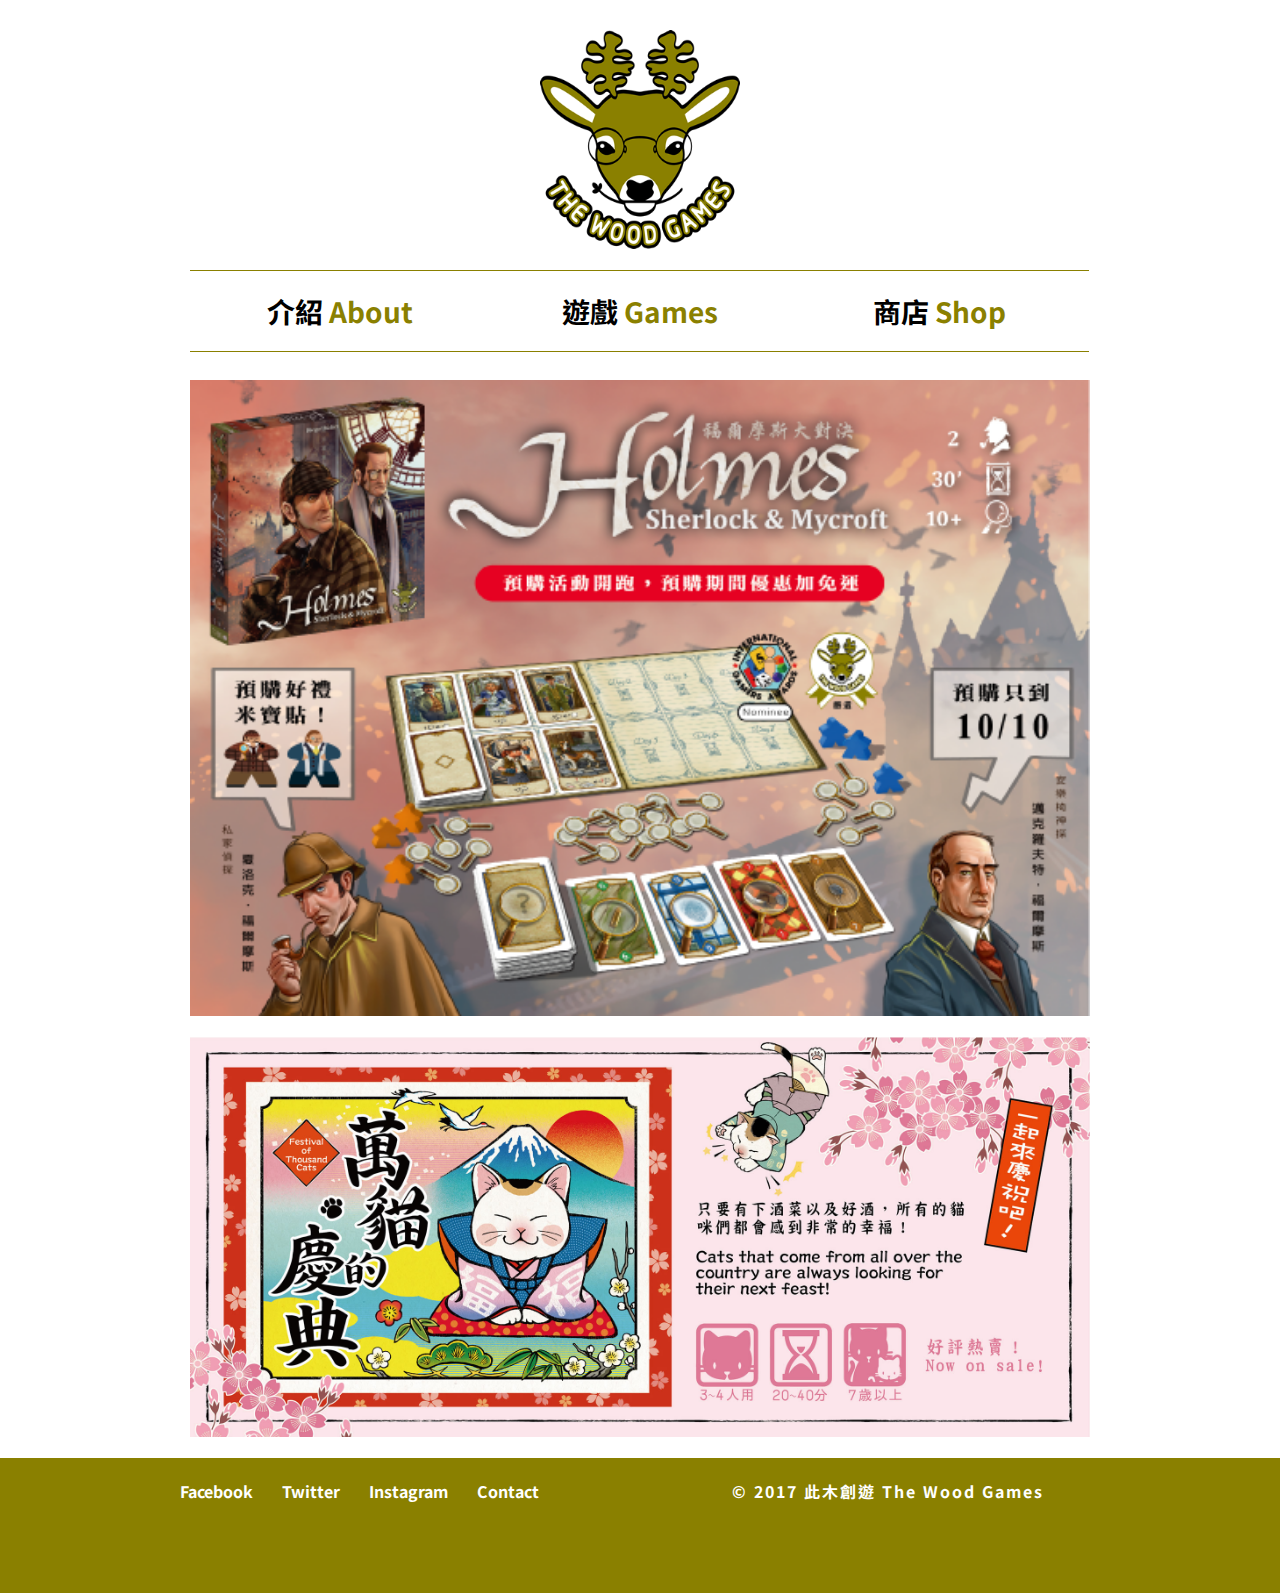
<file: index.html>
<!DOCTYPE html>
<html lang="en">
<head>
    <meta charset="UTF-8">
    <meta http-equiv="X-UA-Compatible" content="IE=edge">
    <meta name="viewport" content="width=device-width, initial-scale=1.0">
    <link rel="stylesheet" href="css/normolize.css">
    <link rel="stylesheet" href="css/reset.css">
    <link rel="stylesheet" href="css/main.css">
    <link rel="preconnect" href="https://fonts.googleapis.com">
    <link rel="preconnect" href="https://fonts.gstatic.com" crossorigin>
    <link href="https://fonts.googleapis.com/css2?family=Noto+Sans+TC:wght@700&display=swap" rel="stylesheet">
    <title>此木創遊</title>
</head>
<body>
    <div class="main">
        <header>
            <img src="img/logo.png" alt="此木創遊">
        </header>
        <nav>
            <ul>
                <li>
                    <a href="about.html">
                        <span>介紹</span>
                        <span>About</span>
                    </a>
                </li><!--
                --><li>
                    <a href="#">
                        <span>遊戲</span>
                        <span>Games</span>
                    </a>
                </li><!--
                --><li>
                    <a href="shop.html">
                        <span>商店</span>
                        <span>Shop</span>
                    </a>
                </li>
            </ul>
        </nav>
        <div class="index">
            <img src="img/0.5.png" style="margin-top: 30px;margin-bottom: 20px;" alt="">
            <img src="img/DM.jpg" style="margin-bottom:20px;" alt="">
        </div>
    </div>
    <footer style="margin-top: 0px;">
        <div id="footerall" style="padding-top: 25px;">
            <div id="footerleft">
                <ul>
                    <li><a href="https://www.facebook.com/dasholzspiele" target="_blank">Facebook</a></li>
                    <li><a href="https://twitter.com/dasholzspiele" target="_blank">Twitter</a></li>
                    <li><a href="https://www.instagram.com/thewoodgames/" target="_blank">Instagram</a></li>
                    <li><a href="#">Contact</a></li>
                </ul>
            </div>
            <div id="footerright">
                <span>&copy; 2017 此木創遊 The Wood Games</span>
            </div>
        </div>
    </footer>
</body>
</html>
</file>
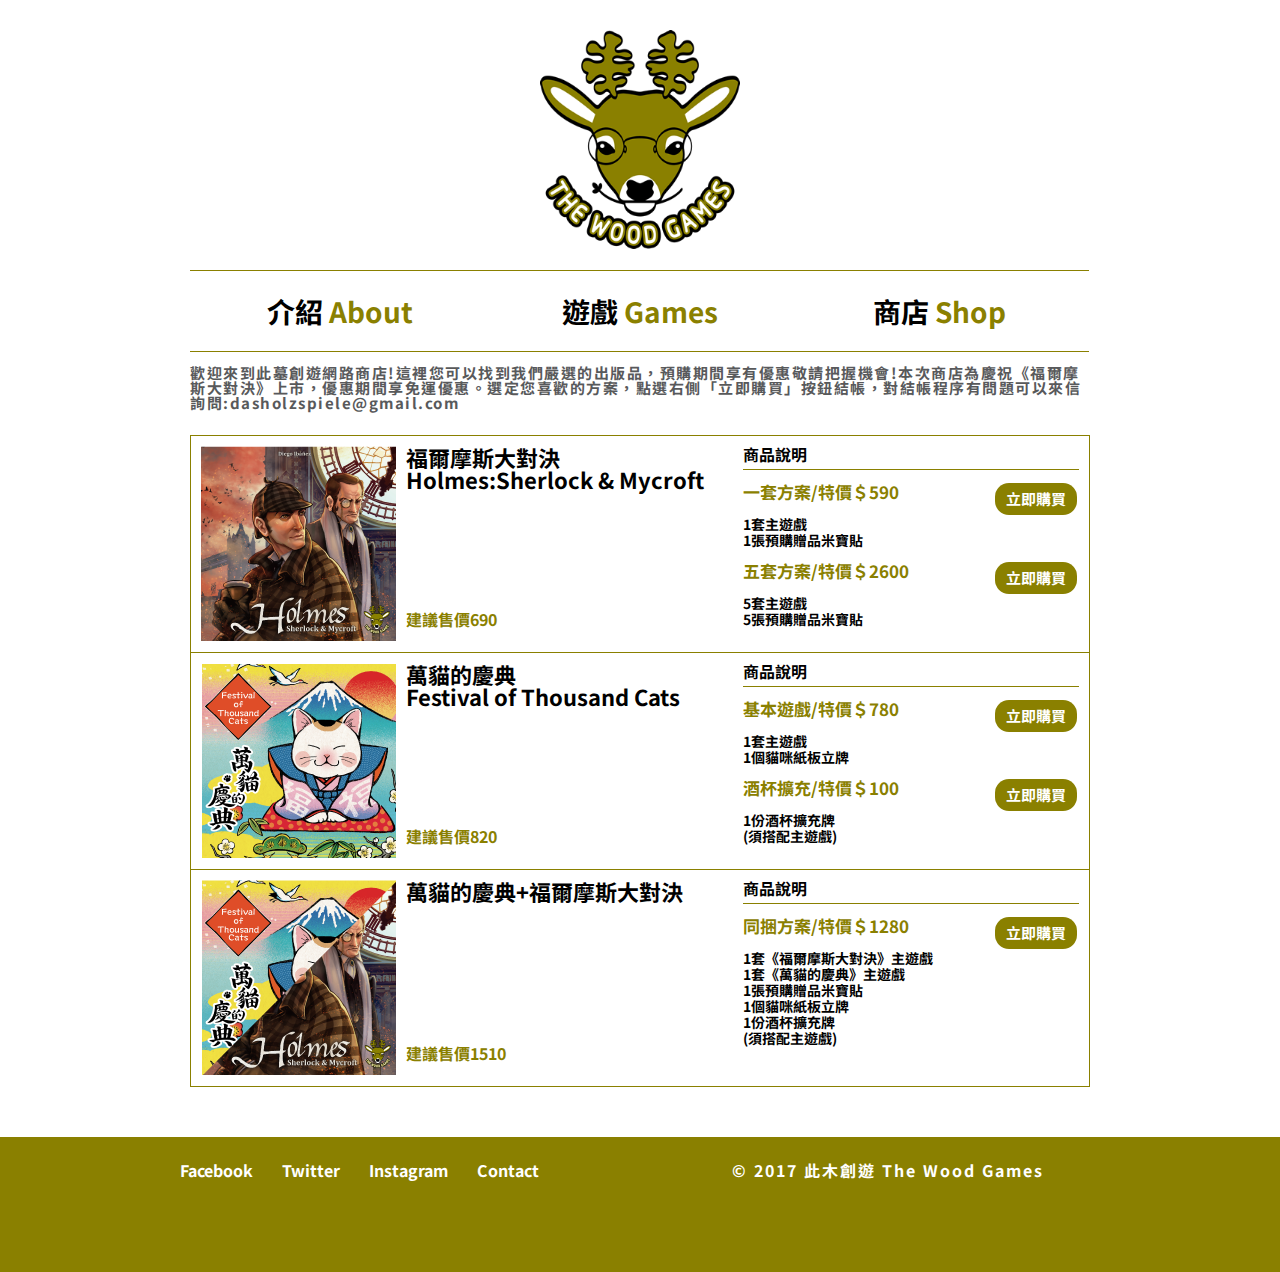
<file: shop.html>
<!DOCTYPE html>
<html lang="en">
<head>
    <meta charset="UTF-8">
    <meta http-equiv="X-UA-Compatible" content="IE=edge">
    <meta name="viewport" content="width=device-width, initial-scale=1.0">
    <link rel="stylesheet" href="css/normolize.css">
    <link rel="stylesheet" href="css/reset.css">
    <link rel="stylesheet" href="css/main.css">
    <link rel="preconnect" href="https://fonts.googleapis.com">
    <link rel="preconnect" href="https://fonts.gstatic.com" crossorigin>
    <link href="https://fonts.googleapis.com/css2?family=Noto+Sans+TC:wght@700&display=swap" rel="stylesheet">
    <title>此木創遊</title>
</head>
<body>
    <div class="main">
        <header>
            <img src="img/logo.png" alt="此木創遊">
        </header>
        <nav>
            <ul>
                <li>
                    <a href="about.html">
                        <span>介紹</span>
                        <span>About</span>
                    </a>
                </li><!--
                --><li>
                    <a href="#">
                        <span>遊戲</span>
                        <span>Games</span>
                    </a>
                </li><!--
                --><li>
                    <a href="shop.html">
                        <span>商店</span>
                        <span>Shop</span>
                    </a>
                </li>
            </ul>
        </nav>
        <div>
            <p class="word">歡迎來到此墓創遊網路商店!這裡您可以找到我們嚴選的出版品，預購期間享有優惠敬請把握機會!本次商店為慶祝《福爾摩斯大對決》上市，優惠期間享免運優惠。選定您喜歡的方案，點選右側「立即購買」按鈕結帳，對結帳程序有問題可以來信詢問:dasholzspiele@gmail.com</p>
            <div class="shop">
                <div class="item1">
                    <div class="left">
                        <img src="img/5.png" alt="">
                    </div>
                    <div class="center">
                        <div class="center1">
                            <h1>
                                福爾摩斯大對決<br>
                                Holmes:Sherlock & Mycroft
                            </h1>
                        </div>
                        <div class="center2">
                            <P>
                                建議售價690
                            </P>
                        </div>
                    </div>
                    <div class="right">
                        <div style="border-bottom: 1px solid #8a8000;margin-bottom: 13px;padding-bottom: 7px;" class="mid">
                            <span>商品說明</span>
                        </div>
                        <div class="right1">
                            <div class="right2">
                                <div style="padding-bottom: 15px;">
                                    <span style="color: #8a8000;font-size: 17px;">
                                        一套方案/特價＄590<br>
                                    </span>
                                </div>
                                <div style="padding-bottom: 15px;">
                                    <span style="font-size: 14px;">
                                        1套主遊戲<br>
                                        1張預購贈品米寶貼
                                    </span>
                                </div>
                            </div>
                            <div class="right3">
                                <span class="product">
                                <a href="#">立即購買</a>
                                </span>
                            </div>
                        </div>
                        <div class="right1">
                            <div class="right2">
                                <div style="padding-bottom: 15px;">
                                    <span style="color: #8a8000;font-size: 17px;">
                                        五套方案/特價＄2600<br>
                                    </span>
                                </div>
                                <div style="padding-bottom: 15px;">
                                    <span style="font-size: 14px;">
                                        5套主遊戲<br>
                                        5張預購贈品米寶貼
                                    </span>
                                </div>
                            </div>
                            <div class="right3">
                                <span class="product">
                                <a href="#">立即購買</a>
                                </span>
                            </div>
                        </div>
                    </div>
                </div>
            </div>
            <div class="shop">
                <div class="item2">
                    <div class="left">
                        <img src="img/6.png" alt="">
                    </div>
                    <div class="center">
                        <div class="center1">
                            <h1>
                                萬貓的慶典<br>
                                Festival of Thousand Cats
                            </h1>
                        </div>
                        <div class="center2">
                            <P>
                                建議售價820
                            </P>
                        </div>
                    </div>
                    <div class="right">
                        <div style="border-bottom: 1px solid #8a8000;margin-bottom: 13px;padding-bottom: 7px;" class="mid">
                            <span>商品說明</span>
                        </div>
                        <div class="right1">
                            <div class="right2">
                                <div style="padding-bottom: 15px;">
                                    <span style="color: #8a8000;font-size: 17px;">
                                        基本遊戲/特價＄780<br>
                                    </span>
                                </div>
                                <div style="padding-bottom: 15px;">
                                    <span style="font-size: 14px;">
                                        1套主遊戲<br>
                                        1個貓咪紙板立牌
                                    </span>
                                </div>
                            </div>
                            <div class="right3">
                                <span class="product">
                                <a href="#">立即購買</a>
                                </span>
                            </div>
                        </div>
                        <div class="right1">
                            <div class="right2">
                                <div style="padding-bottom: 15px;">
                                    <span style="color: #8a8000;font-size: 17px;">
                                        酒杯擴充/特價＄100<br>
                                    </span>
                                </div>
                                <div style="padding-bottom: 15px;">
                                    <span style="font-size: 14px;">
                                        1份酒杯擴充牌<br>
                                        (須搭配主遊戲)
                                    </span>
                                </div>
                            </div>
                            <div class="right3">
                                <span class="product">
                                <a href="#">立即購買</a>
                                </span>
                            </div>
                        </div>
                    </div>
                </div>
            </div>
            <div class="shop">
                <div class="item3">
                    <div class="left">
                        <img src="img/7.png" alt="">
                    </div>
                    <div class="center">
                        <div class="center1">
                            <h1>
                                萬貓的慶典+福爾摩斯大對決
                            </h1>
                        </div>
                        <div class="center2">
                            <P>
                                建議售價1510
                            </P>
                        </div>
                    </div>
                    <div class="right">
                        <div style="border-bottom: 1px solid #8a8000;margin-bottom: 13px;padding-bottom: 7px;" class="mid">
                            <span>商品說明</span>
                        </div>
                        <div class="right1">
                            <div class="right2">
                                <div style="padding-bottom: 15px;">
                                    <span style="color: #8a8000;font-size: 17px;">
                                        同捆方案/特價＄1280<br>
                                    </span>
                                </div>
                                <div style="padding-bottom: 15px;">
                                    <span style="font-size: 14px;">
                                        1套《福爾摩斯大對決》主遊戲<br>
                                        1套《萬貓的慶典》主遊戲<br>
                                        1張預購贈品米寶貼<br>
                                        1個貓咪紙板立牌<br>
                                        1份酒杯擴充牌<br>
                                        (須搭配主遊戲)
                                    </span>
                                </div>
                            </div>
                            <div class="right3">
                                <span class="product">
                                <a href="#">立即購買</a>
                                </span>
                            </div>
                        </div>
                    </div>
                </div>
            </div>
        </div>
    </div>
    <footer>
         <div id="footerall" style="padding-top: 25px;">
            <div id="footerleft">
                <ul>
                    <li><a href="https://www.facebook.com/dasholzspiele" target="_blank">Facebook</a></li>
                    <li><a href="https://twitter.com/dasholzspiele" target="_blank">Twitter</a></li>
                    <li><a href="https://www.instagram.com/thewoodgames/" target="_blank">Instagram</a></li>
                    <li><a href="#">Contact</a></li>
                </ul>
            </div>
            <div id="footerright">
                <span>&copy; 2017 此木創遊 The Wood Games</span>
            </div>
         </div>
    </footer>
</body>
</html>
</file>
<file: css/main.css>
html {
    box-sizing: border-box;
  }
  *, *:before, *:after {
    box-sizing: inherit;
  }
@font-face {
  font-family: 'AbelRegular';
  src: url('/fonts/abel-regular-webfont.eot');
  src: url('/fonts/abel-regular-webfont.eot?#iefix') format('embedded-opentype'),  url('/fonts/abel-regular-webfont.woff') format('woff'),  url('/fonts/abel-regular-webfont.ttf') format('truetype'),  url('/fonts/abel-regular-webfont.svg#AbelRegular') format('svg');
}
body{
  font-family: 'Noto Sans TC', sans-serif;
  font-weight: 700;
}
div.main{
    width: 100%;
    margin: 0 auto;
    max-width: 900px;
    /* margin: 上下 左右 */
    /* 
    margin-left: auto;
    margin-right: auto;
    margin-top: 0;
    margin-bottom: 0; 
    */
}
header{
  text-align: center;
  padding-top: 30px;
  padding-bottom: 20px;
  /* margin-top也可以 */
}
header img{
  width: 200px;
}
nav ul {
  list-style-type: none;
 /*
  padding: 0;
  margin: 0;
  */
  /* display: flex; */
  height: 80px;
  line-height: 80px;
  font-size: 28px;
  /* font-family: 'AbelRegular', sans-serif; */
  font-family: 'Noto Sans TC', sans-serif;
}
nav>ul>li{
  border-top: 1px solid #8a8000;
  border-bottom: 1px solid #8a8000;
  display: inline-block;
  width: 33.3%;
  text-align: center;
}
nav>ul>li>a{
  text-decoration: none;
  display: block;
}
nav>ul>li>a:hover{
  background-color: #dbdcdc;
}
nav>ul>li>a>span:first-child{
  font-weight: bold;
  color: black;
}
nav>ul>li>a>span:last-child{
  font-weight: bold;
  color: #8a8000;
}
.index img{
  width: 100%;
}
footer{
  margin-top: 50px;
  background-color: #8A8000;
  height: 135px;
  min-width: 1200px;
}
#footerall{
  width: 1000px;
  margin: 0 auto;
  padding: 0 40px;
  display: flex;
}
#footerall ul{
  list-style-type: none;
}
#footerall ul li{
  display: inline-block;
  margin-right: 25px;
}
#footerleft{
  flex-basis: 60%;
}
#footerleft a{
  color: #ffffff;
  text-decoration: none;
}
#footerleft a:hover{
  border-bottom: 1px solid #ffffff;
}
#footerright{
  letter-spacing: 2px;
  color: #ffffff;
  flex-basis: 40%;
}
.word{
  margin-top:15px;
  margin-bottom:25px;
  color: #58595B;
  font-size: 15px;
  letter-spacing: 1.5px;
}
.shop .item1{
  display: flex;
  flex-direction: row;
  border:1px solid #8a8000;
}
.shop .item1 .left{
  flex-basis: 20%;
  margin: 10px;
}
.shop .item1 .center{
  flex-basis: 40%;
  margin-top: 10px;
}
.shop .item1 .center{
  display: flex;
  flex-direction: column;
}
.shop .item1 .center .center1{
  flex-basis: 80%;
  font-size: 22px;
}
.shop .item1 .center .center2{
  color: #8A8000;
  flex-basis: 20%;
}
.shop .item1 .right{
  flex-basis: 40%;
  margin-top: 10px;
  margin-right: 10px;
}
.shop .item1 .right .right1{
  display: flex;
}
.shop .item1 .right .right2{
 flex-basis: 75%;
}
.shop .item1 .right .right3{
  flex-basis: 25%;
  
}
.shop .item1 .right .product a{
  width: 82px;
  height: 32px;
  line-height: 32px;
  background-color: #8A8000;
  border-radius: 14px;
  text-align: center;
  color: #ffffff;
  font-size: 15px;
  display: block;
  cursor: pointer;
  text-decoration: none;
}
.shop .item1 .right .product a:hover{
  background-color: black;
}
.shop .item2{
  display: flex;
  flex-direction: row;
  border-left:1px solid #8a8000;
  border-right:1px solid #8a8000;
  border-bottom:1px solid #8a8000;
}
.shop .item2 .left{
  flex-basis: 20%;
  margin: 10px;
}
.shop .item2 .center{
  flex-basis: 40%;
  margin-top: 10px;
}
.shop .item2 .center{
  display: flex;
  flex-direction: column;
}
.shop .item2 .center .center1{
  flex-basis: 80%;
  font-size: 22px;
}
.shop .item2 .center .center2{
  color: #8A8000;
  flex-basis: 20%;
}
.shop .item2 .right{
  flex-basis: 40%;
  margin-top: 10px;
  margin-right: 10px;
}
.shop .item2 .right .right1{
  display: flex;
}
.shop .item2 .right .right2{
 flex-basis: 75%;
}
.shop .item2 .right .right3{
  flex-basis: 25%;
  
}
.shop .item2 .right .product a{
  width: 82px;
  height: 32px;
  line-height: 32px;
  background-color: #8A8000;
  border-radius: 14px;
  text-align: center;
  color: #ffffff;
  font-size: 15px;
  display: block;
  cursor: pointer;
  text-decoration: none;
}
.shop .item2 .right .product a:hover{
  background-color: black;
}
.shop .item3{
  display: flex;
  flex-direction: row;
  border-left:1px solid #8a8000;
  border-right:1px solid #8a8000;
  border-bottom:1px solid #8a8000;
}
.shop .item3 .left{
  flex-basis: 20%;
  margin: 10px;
}
.shop .item3 .center{
  flex-basis: 40%;
  margin-top: 10px;
}
.shop .item3 .center{
  display: flex;
  flex-direction: column;
}
.shop .item3 .center .center1{
  flex-basis: 80%;
  font-size: 22px;
}
.shop .item3 .center .center2{
  color: #8A8000;
  flex-basis: 20%;
}
.shop .item3 .right{
  flex-basis: 40%;
  margin-top: 10px;
  margin-right: 10px;
}
.shop .item3 .right .right1{
  display: flex;
}
.shop .item3 .right .right2{
 flex-basis: 75%;
}
.shop .item3 .right .right3{
  flex-basis: 25%;
  
}
.shop .item3 .right .product a{
  width: 82px;
  height: 32px;
  line-height: 32px;
  background-color: #8A8000;
  border-radius: 14px;
  text-align: center;
  color: #ffffff;
  font-size: 15px;
  display: block;
  cursor: pointer;
  text-decoration: none;
}
.shop .item3 .right .product a:hover{
  background-color: black;
}
/*小於992px會執行的css */
@media (max-width:990px){
  body{
    font-family: 'Noto Sans TC', sans-serif;
    font-weight: 700;
  }
  div.main{
      width: 100%;
      margin: 0 auto;
      max-width: 900px;
      /* margin: 上下 左右 */
      /* 
      margin-left: auto;
      margin-right: auto;
      margin-top: 0;
      margin-bottom: 0; 
      */
  }
  header{
    text-align: center;
    padding-top: 30px;
    padding-bottom: 20px;
    /* margin-top也可以 */
  }
  header img{
    width: 200px;
  }
  nav ul {
    list-style-type: none;
   /*
    padding: 0;
    margin: 0;
    */
    /* display: flex; */
    height: 80px;
    line-height: 80px;
    font-size: 20px;
    /* font-family: 'AbelRegular', sans-serif; */
    font-family: 'Noto Sans TC', sans-serif;
  }
  nav>ul>li{
    border-top: 1px solid #8a8000;
    border-bottom: 1px solid #8a8000;
    display: inline-block;
    width: 33.3%;
    text-align: center;
  }
  nav>ul>li>a{
    text-decoration: none;
    display: block;
  }
  nav>ul>li>a:hover{
    background-color: #dbdcdc;
  }
  nav>ul>li>a>span:first-child{
    font-weight: bold;
    color: black;
  }
  nav>ul>li>a>span:last-child{
    font-weight: bold;
    color: #8a8000;
  }
  .index img{
    width: 100%;
  }
  footer{
    margin-top: 50px;
    background-color: #8A8000;
    height: 135px;
    min-width: 100%;
  }
  #footerall{
    width: 100%;
    margin: 0 auto;
    padding: 0 20px;
    display: flex;
    flex-direction: column;
    text-align: center;
  }
  #footerall ul{
    list-style-type: none;
  }
  #footerall ul li{
    display: inline-block;
    margin-right: 10px;
  }
  #footerleft{
    flex-basis: 60%;
    padding-bottom: 10px;
  }
  #footerleft a{
    font-size: 14px;
    color: #ffffff;
    text-decoration: none;
  }
  #footerleft a:hover{
    border-bottom: 1px solid #ffffff;
  }
  #footerright{
    letter-spacing: 2px;
    color: #ffffff;
    flex-basis: 40%;
  }
  .word{
    margin-top:15px;
    margin-bottom:25px;
    margin-left: 10px;
    margin-right: 10px;
    color: #58595B;
    font-size: 15px;
    letter-spacing: 1.5px;
  }
  .shop .item1{
    display: flex;
    flex-direction: column;
    border:1px solid #8a8000;
  }
  .shop .item1 .left{
    flex-basis: 20%;
    margin: 10px;
    text-align: center;
  }
  .shop .item1 .left img{
    width: 100%;
  }
  .shop .item1 .center{
    flex-basis: 40%;
    margin-top: 0px;
    padding-top: 10px;
    padding-bottom: 10px;
    display: flex;
    flex-direction: column;
    text-align: center;
    border-top:1px solid #8A8000;
    border-bottom:1px solid #8A8000;
  }
  .shop .item1 .center .center1{
    flex-basis: 80%;
    font-size: 22px;
    padding-bottom:10px ;
  }
  .shop .item1 .center .center2{
    color: #8A8000;
    flex-basis: 20%;
  }
  .shop .item1 .right{
    flex-basis: 40%;
    margin-top: 10px;
    margin-right: 10px;
    margin-left: 10px;
  }
  .shop .item1 .right .right1{
    display: flex;
  }
  .shop .item1 .right .right2{
   flex-basis: 75%;
  }
  .shop .item1 .right .right3{
    flex-basis: 25%;
    
  }
  .shop .item1 .right .product a{
    width: 82px;
    height: 32px;
    line-height: 32px;
    background-color: #8A8000;
    border-radius: 14px;
    text-align: center;
    color: #ffffff;
    font-size: 15px;
    display: block;
    cursor: pointer;
    text-decoration: none;
  }
  .shop .item1 .right .product a:hover{
    background-color: black;
  }
  .shop .item2{
    display: flex;
    flex-direction: column;
    border-left:1px solid #8a8000;
    border-right:1px solid #8a8000;
    border-bottom:1px solid #8a8000;
  }
  .shop .item2 .left{
    flex-basis: 20%;
    margin: 10px;
    text-align: center;
  }
  .shop .item2 .left img{
    width: 100%;
  }
  .shop .item2 .center{
    flex-basis: 40%;
    margin-top: 0px;
    padding-top: 10px;
    padding-bottom: 10px;
    display: flex;
    flex-direction: column;
    text-align: center;
    border-top:1px solid #8A8000;
    border-bottom:1px solid #8A8000;
  }
  .shop .item2 .center .center1{
    flex-basis: 80%;
    font-size: 22px;
    padding-bottom: 10px;
  }
  .shop .item2 .center .center2{
    color: #8A8000;
    flex-basis: 20%;
  }
  .shop .item2 .right{
    flex-basis: 40%;
    margin-top: 10px;
    margin-right: 10px;
    margin-left: 10px;
  }
  .shop .item2 .right .right1{
    display: flex;
  }
  .shop .item2 .right .right2{
   flex-basis: 75%;
  }
  .shop .item2 .right .right3{
    flex-basis: 25%;
    
  }
  .shop .item2 .right .product a{
    width: 82px;
    height: 32px;
    line-height: 32px;
    background-color: #8A8000;
    border-radius: 14px;
    text-align: center;
    color: #ffffff;
    font-size: 15px;
    display: block;
    cursor: pointer;
    text-decoration: none;
  }
  .shop .item2 .right .product a:hover{
    background-color: black;
  }
  .shop .item3{
    display: flex;
    flex-direction: column;
    border-left:1px solid #8a8000;
    border-right:1px solid #8a8000;
    border-bottom:1px solid #8a8000;
  }
  .shop .item3 .left{
    flex-basis: 20%;
    margin: 10px;
    text-align: center;
  }
  .shop .item3 .left img{
    width: 100%;
  }
  .shop .item3 .center{
    flex-basis: 40%;
    margin-top: 0px;
    padding-top: 10px;
    padding-bottom: 10px;
    display: flex;
    flex-direction: column;
    text-align: center;
    border-top:1px solid #8A8000;
    border-bottom: 1px solid #8A8000;
  }
  .shop .item3 .center .center1{
    flex-basis: 80%;
    font-size: 22px;
    padding-bottom: 10px;
  }
  .shop .item3 .center .center2{
    color: #8A8000;
    flex-basis: 20%;
  }
  .shop .item3 .right{
    flex-basis: 40%;
    margin-top: 10px;
    margin-right: 10px;
    margin-left: 10px;
  }
  .shop .item3 .right .right1{
    display: flex;
  }
  .shop .item3 .right .right2{
   flex-basis: 75%;
  }
  .shop .item3 .right .right3{
    flex-basis: 25%;
    
  }
  .shop .item3 .right .product a{
    width: 82px;
    height: 32px;
    line-height: 32px;
    background-color: #8A8000;
    border-radius: 14px;
    text-align: center;
    color: #ffffff;
    font-size: 15px;
    display: block;
    cursor: pointer;
    text-decoration: none;
  }
  .shop .item3 .right .product a:hover{
    background-color: black;
  }
  .mid{
    text-align: center;
  }
}
</file>
<file: css/normolize.css>
/*! normalize.css v8.0.1 | MIT License | github.com/necolas/normalize.css */

/* Document
   ========================================================================== */

/**
 * 1. Correct the line height in all browsers.
 * 2. Prevent adjustments of font size after orientation changes in iOS.
 */

 html {
    line-height: 1.15; /* 1 */
    -webkit-text-size-adjust: 100%; /* 2 */
  }
  
  /* Sections
     ========================================================================== */
  
  /**
   * Remove the margin in all browsers.
   */
  
  body {
    margin: 0;
  }
  
  /**
   * Render the `main` element consistently in IE.
   */
  
  main {
    display: block;
  }
  
  /**
   * Correct the font size and margin on `h1` elements within `section` and
   * `article` contexts in Chrome, Firefox, and Safari.
   */
  
  h1 {
    font-size: 2em;
    margin: 0.67em 0;
  }
  
  /* Grouping content
     ========================================================================== */
  
  /**
   * 1. Add the correct box sizing in Firefox.
   * 2. Show the overflow in Edge and IE.
   */
  
  hr {
    box-sizing: content-box; /* 1 */
    height: 0; /* 1 */
    overflow: visible; /* 2 */
  }
  
  /**
   * 1. Correct the inheritance and scaling of font size in all browsers.
   * 2. Correct the odd `em` font sizing in all browsers.
   */
  
  pre {
    font-family: monospace, monospace; /* 1 */
    font-size: 1em; /* 2 */
  }
  
  /* Text-level semantics
     ========================================================================== */
  
  /**
   * Remove the gray background on active links in IE 10.
   */
  
  a {
    background-color: transparent;
  }
  
  /**
   * 1. Remove the bottom border in Chrome 57-
   * 2. Add the correct text decoration in Chrome, Edge, IE, Opera, and Safari.
   */
  
  abbr[title] {
    border-bottom: none; /* 1 */
    text-decoration: underline; /* 2 */
    text-decoration: underline dotted; /* 2 */
  }
  
  /**
   * Add the correct font weight in Chrome, Edge, and Safari.
   */
  
  b,
  strong {
    font-weight: bolder;
  }
  
  /**
   * 1. Correct the inheritance and scaling of font size in all browsers.
   * 2. Correct the odd `em` font sizing in all browsers.
   */
  
  code,
  kbd,
  samp {
    font-family: monospace, monospace; /* 1 */
    font-size: 1em; /* 2 */
  }
  
  /**
   * Add the correct font size in all browsers.
   */
  
  small {
    font-size: 80%;
  }
  
  /**
   * Prevent `sub` and `sup` elements from affecting the line height in
   * all browsers.
   */
  
  sub,
  sup {
    font-size: 75%;
    line-height: 0;
    position: relative;
    vertical-align: baseline;
  }
  
  sub {
    bottom: -0.25em;
  }
  
  sup {
    top: -0.5em;
  }
  
  /* Embedded content
     ========================================================================== */
  
  /**
   * Remove the border on images inside links in IE 10.
   */
  
  img {
    border-style: none;
  }
  
  /* Forms
     ========================================================================== */
  
  /**
   * 1. Change the font styles in all browsers.
   * 2. Remove the margin in Firefox and Safari.
   */
  
  button,
  input,
  optgroup,
  select,
  textarea {
    font-family: inherit; /* 1 */
    font-size: 100%; /* 1 */
    line-height: 1.15; /* 1 */
    margin: 0; /* 2 */
  }
  
  /**
   * Show the overflow in IE.
   * 1. Show the overflow in Edge.
   */
  
  button,
  input { /* 1 */
    overflow: visible;
  }
  
  /**
   * Remove the inheritance of text transform in Edge, Firefox, and IE.
   * 1. Remove the inheritance of text transform in Firefox.
   */
  
  button,
  select { /* 1 */
    text-transform: none;
  }
  
  /**
   * Correct the inability to style clickable types in iOS and Safari.
   */
  
  button,
  [type="button"],
  [type="reset"],
  [type="submit"] {
    -webkit-appearance: button;
  }
  
  /**
   * Remove the inner border and padding in Firefox.
   */
  
  button::-moz-focus-inner,
  [type="button"]::-moz-focus-inner,
  [type="reset"]::-moz-focus-inner,
  [type="submit"]::-moz-focus-inner {
    border-style: none;
    padding: 0;
  }
  
  /**
   * Restore the focus styles unset by the previous rule.
   */
  
  button:-moz-focusring,
  [type="button"]:-moz-focusring,
  [type="reset"]:-moz-focusring,
  [type="submit"]:-moz-focusring {
    outline: 1px dotted ButtonText;
  }
  
  /**
   * Correct the padding in Firefox.
   */
  
  fieldset {
    padding: 0.35em 0.75em 0.625em;
  }
  
  /**
   * 1. Correct the text wrapping in Edge and IE.
   * 2. Correct the color inheritance from `fieldset` elements in IE.
   * 3. Remove the padding so developers are not caught out when they zero out
   *    `fieldset` elements in all browsers.
   */
  
  legend {
    box-sizing: border-box; /* 1 */
    color: inherit; /* 2 */
    display: table; /* 1 */
    max-width: 100%; /* 1 */
    padding: 0; /* 3 */
    white-space: normal; /* 1 */
  }
  
  /**
   * Add the correct vertical alignment in Chrome, Firefox, and Opera.
   */
  
  progress {
    vertical-align: baseline;
  }
  
  /**
   * Remove the default vertical scrollbar in IE 10+.
   */
  
  textarea {
    overflow: auto;
  }
  
  /**
   * 1. Add the correct box sizing in IE 10.
   * 2. Remove the padding in IE 10.
   */
  
  [type="checkbox"],
  [type="radio"] {
    box-sizing: border-box; /* 1 */
    padding: 0; /* 2 */
  }
  
  /**
   * Correct the cursor style of increment and decrement buttons in Chrome.
   */
  
  [type="number"]::-webkit-inner-spin-button,
  [type="number"]::-webkit-outer-spin-button {
    height: auto;
  }
  
  /**
   * 1. Correct the odd appearance in Chrome and Safari.
   * 2. Correct the outline style in Safari.
   */
  
  [type="search"] {
    -webkit-appearance: textfield; /* 1 */
    outline-offset: -2px; /* 2 */
  }
  
  /**
   * Remove the inner padding in Chrome and Safari on macOS.
   */
  
  [type="search"]::-webkit-search-decoration {
    -webkit-appearance: none;
  }
  
  /**
   * 1. Correct the inability to style clickable types in iOS and Safari.
   * 2. Change font properties to `inherit` in Safari.
   */
  
  ::-webkit-file-upload-button {
    -webkit-appearance: button; /* 1 */
    font: inherit; /* 2 */
  }
  
  /* Interactive
     ========================================================================== */
  
  /*
   * Add the correct display in Edge, IE 10+, and Firefox.
   */
  
  details {
    display: block;
  }
  
  /*
   * Add the correct display in all browsers.
   */
  
  summary {
    display: list-item;
  }
  
  /* Misc
     ========================================================================== */
  
  /**
   * Add the correct display in IE 10+.
   */
  
  template {
    display: none;
  }
  
  /**
   * Add the correct display in IE 10.
   */
  
  [hidden] {
    display: none;
  }
</file>
